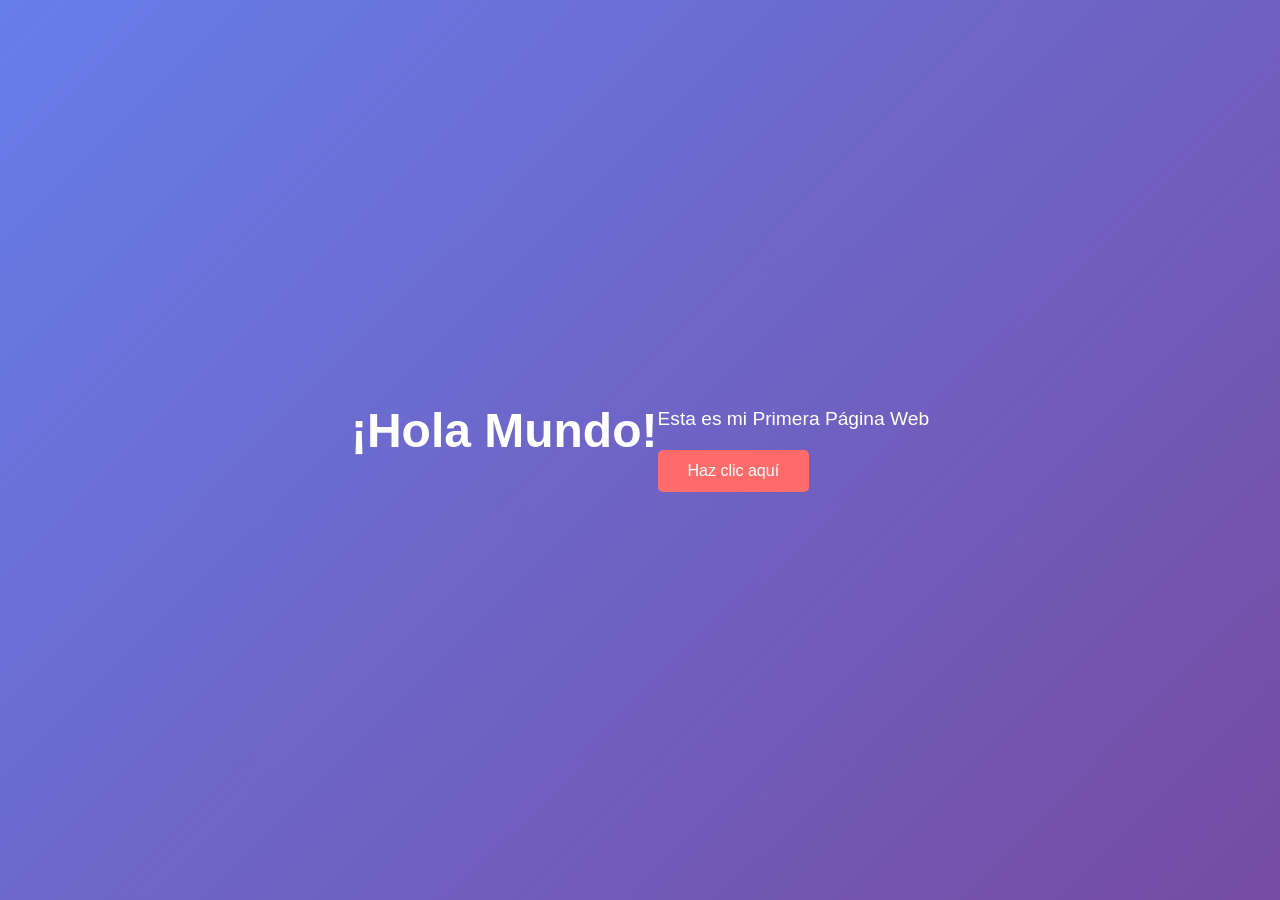
<file: IntroHtml/index.html>
<!DOCTYPE html>
<html lang="es">
<head>
    <meta charset="UTF-8">
    <meta name="viewport" content="width=device-width, initial-scale=1.0">
    <title>Mi Primera Página Web</title>
    <link rel="stylesheet" href="style.css">
</head>
<body>
    <header>
        <h1>¡Hola Mundo!</h1>
    </header>
    <main>
        <p id="mensaje">Esta es mi Primera Página Web</p>
        <button id="boton">Haz clic aquí</button>
    </main>
    <script src="script.js"></script>

</body>
</html>
</file>
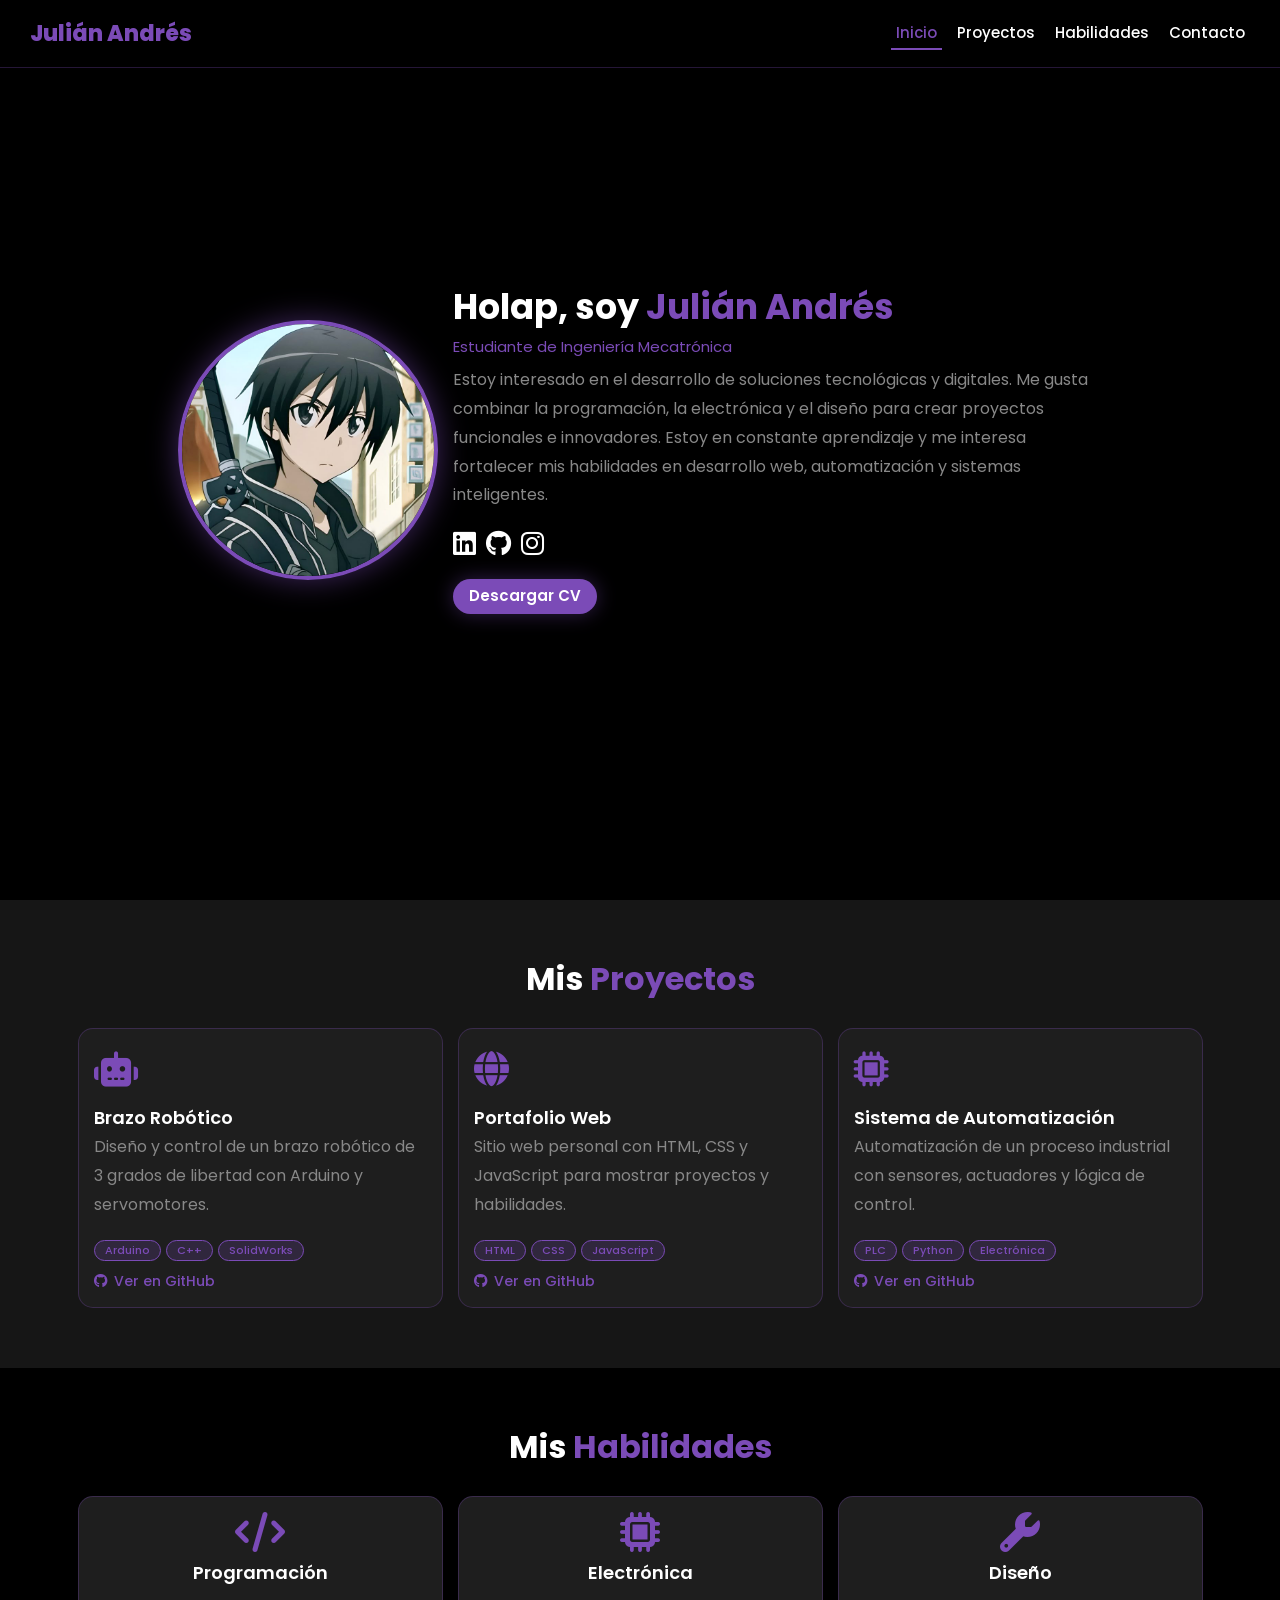
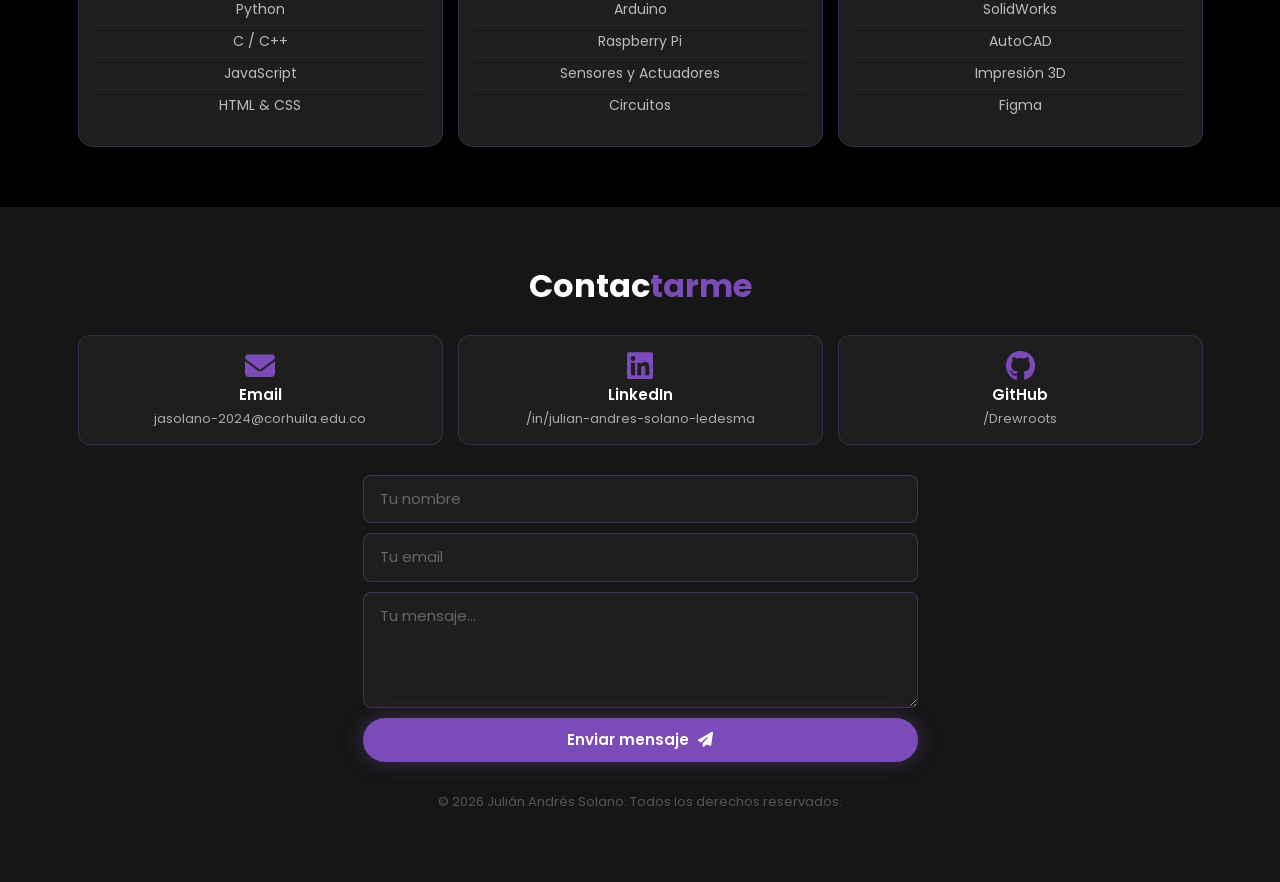
<file: Portafolio Uwu/index.html>
<!DOCTYPE html>
<html lang="es">
<head>
    <meta charset="UTF-8">
    <meta name="viewport" content="width=device-width, initial-scale=1.0">
    <title>Mi Portafolio Profesional</title>

    <!-- Google Fonts -->
    <link href="https://fonts.googleapis.com/css2?family=Poppins:wght@300;400;500;600;700;800&display=swap" rel="stylesheet">
    <!-- Font Awesome -->
    <link rel="stylesheet" href="https://cdnjs.cloudflare.com/ajax/libs/font-awesome/6.5.1/css/all.min.css">
    <!-- Bootstrap CSS -->
    <link href="https://cdnjs.cloudflare.com/ajax/libs/bootstrap/5.3.0/css/bootstrap.min.css" rel="stylesheet">
    <!-- Custom CSS (solo overrides y variables) -->
    <link rel="stylesheet" href="styles.css">
</head>
<body>

    <!-- ===================== 
     NAVBAR (Bootstrap) 
     ===================== -->
    <nav class="navbar navbar-expand-md navbar-dark fixed-top custom-navbar">
        <div class="container-fluid px-4 px-md-5">

            <a class="navbar-brand logo" href="#">Julián Andrés</a>

            <!-- Botón hamburguesa Bootstrap -->
            <button class="navbar-toggler border-0" type="button"
                    data-bs-toggle="collapse" data-bs-target="#navbarMenu"
                    aria-controls="navbarMenu" aria-expanded="false" aria-label="Toggle navigation">
                <i class="fa-solid fa-bars" style="color: var(--main-color); font-size: 2rem;"></i>
            </button>

            <div class="collapse navbar-collapse justify-content-end" id="navbarMenu">
                <ul class="navbar-nav gap-md-3 py-3 py-md-0">
                    <li class="nav-item"><a class="nav-link active" href="#home">Inicio</a></li>
                    <li class="nav-item"><a class="nav-link" href="#proyectos">Proyectos</a></li>
                    <li class="nav-item"><a class="nav-link" href="#habilidades">Habilidades</a></li>
                    <li class="nav-item"><a class="nav-link" href="#contacto">Contacto</a></li>
                </ul>
            </div>

        </div>
    </nav>


    <!-- ===================== HOME ===================== -->
    <section class="home-section d-flex align-items-center" id="home">
        <div class="container">
            <div class="row align-items-center justify-content-center gy-5">

                <!-- Foto -->
                <div class="col-12 col-md-auto text-center">
                    <img src="assets/image/mi-foto.jpeg" alt="Foto de Julián Andrés" class="profile-img">
                </div>

                <!-- Texto -->
                <div class="col-12 col-md-7 text-center text-md-start">
                    <h1 class="display-4 fw-bold">Holap, soy <span class="text-accent">Julián Andrés</span></h1>
                    <h3 class="fs-4 fw-normal text-accent my-3">Estudiante de Ingeniería Mecatrónica</h3>
                    <p class="text-muted-custom mb-4">
                        Estoy interesado en el desarrollo de soluciones tecnológicas y digitales.
                        Me gusta combinar la programación, la electrónica y el diseño para crear
                        proyectos funcionales e innovadores. Estoy en constante aprendizaje y me
                        interesa fortalecer mis habilidades en desarrollo web, automatización y
                        sistemas inteligentes.
                    </p>

                    <!-- Redes sociales -->
                    <div class="d-flex gap-3 mb-4 justify-content-center justify-content-md-start">
                        <a href="https://www.linkedin.com/in/julián-andrés-ramos-solano-7b8b8b1b8/" class="social-link" aria-label="LinkedIn"><i class="fa-brands fa-linkedin"></i></a>
                        <a href="https://github.com/Drewroots" class="social-link" aria-label="GitHub"><i class="fa-brands fa-github"></i></a>
                        <a href="https://www.instagram.com/little.war12/" class="social-link" aria-label="Instagram"><i class="fa-brands fa-instagram"></i></a>
                    </div>

                    <a href="assets/cv/CV-Julian-Solano.pdf" download="CV-Julian-Solano.pdf" class="btn btn-accent rounded-pill px-4 py-2">
                        Descargar CV
                    </a>
                </div>

            </div>
        </div>
    </section>


    <!-- ===================== PROYECTOS ===================== -->
    <section class="section-dark py-5" id="proyectos">
        <div class="container py-5">

            <h2 class="section-title text-center mb-5">Mis <span class="text-accent">Proyectos</span></h2>

            <div class="row g-4 justify-content-center">

                <!-- Card 1 -->
                <div class="col-12 col-sm-6 col-lg-4">
                    <div class="card project-card h-100 p-4">
                        <div class="card-icon mb-3"><i class="fa-solid fa-robot"></i></div>
                        <h5 class="card-title fw-semibold">Brazo Robótico</h5>
                        <p class="card-text text-muted-custom flex-grow-1">
                            Diseño y control de un brazo robótico de 3 grados de libertad con Arduino y servomotores.
                        </p>
                        <div class="d-flex flex-wrap gap-2 my-3">
                            <span class="badge tech-badge">Arduino</span>
                            <span class="badge tech-badge">C++</span>
                            <span class="badge tech-badge">SolidWorks</span>
                        </div>
                        <a href="https://github.com/Drewroots" class="card-link"><i class="fa-brands fa-github me-1"></i> Ver en GitHub</a>
                    </div>
                </div>

                <!-- Card 2 -->
                <div class="col-12 col-sm-6 col-lg-4">
                    <div class="card project-card h-100 p-4">
                        <div class="card-icon mb-3"><i class="fa-solid fa-globe"></i></div>
                        <h5 class="card-title fw-semibold">Portafolio Web</h5>
                        <p class="card-text text-muted-custom flex-grow-1">
                            Sitio web personal con HTML, CSS y JavaScript para mostrar proyectos y habilidades.
                        </p>
                        <div class="d-flex flex-wrap gap-2 my-3">
                            <span class="badge tech-badge">HTML</span>
                            <span class="badge tech-badge">CSS</span>
                            <span class="badge tech-badge">JavaScript</span>
                        </div>
                        <a href="https://github.com/Drewroots" class="card-link"><i class="fa-brands fa-github me-1"></i> Ver en GitHub</a>
                    </div>
                </div>

                <!-- Card 3 -->
                <div class="col-12 col-sm-6 col-lg-4">
                    <div class="card project-card h-100 p-4">
                        <div class="card-icon mb-3"><i class="fa-solid fa-microchip"></i></div>
                        <h5 class="card-title fw-semibold">Sistema de Automatización</h5>
                        <p class="card-text text-muted-custom flex-grow-1">
                            Automatización de un proceso industrial con sensores, actuadores y lógica de control.
                        </p>
                        <div class="d-flex flex-wrap gap-2 my-3">
                            <span class="badge tech-badge">PLC</span>
                            <span class="badge tech-badge">Python</span>
                            <span class="badge tech-badge">Electrónica</span>
                        </div>
                        <a href="https://github.com/Drewroots" class="card-link"><i class="fa-brands fa-github me-1"></i> Ver en GitHub</a>
                    </div>
                </div>

            </div>
        </div>
    </section>


    <!-- ===================== HABILIDADES ===================== -->
    <section class="section-dark-alt py-5" id="habilidades">
        <div class="container py-5">

            <h2 class="section-title text-center mb-5">Mis <span class="text-accent">Habilidades</span></h2>

            <div class="row g-4 justify-content-center">

                <div class="col-12 col-sm-6 col-md-4">
                    <div class="card skill-card text-center h-100 p-4">
                        <i class="fa-solid fa-code skill-icon mb-3"></i>
                        <h5 class="fw-semibold mb-3">Programación</h5>
                        <ul class="list-unstyled skill-list">
                            <li>Python</li>
                            <li>C / C++</li>
                            <li>JavaScript</li>
                            <li>HTML &amp; CSS</li>
                        </ul>
                    </div>
                </div>

                <div class="col-12 col-sm-6 col-md-4">
                    <div class="card skill-card text-center h-100 p-4">
                        <i class="fa-solid fa-microchip skill-icon mb-3"></i>
                        <h5 class="fw-semibold mb-3">Electrónica</h5>
                        <ul class="list-unstyled skill-list">
                            <li>Arduino</li>
                            <li>Raspberry Pi</li>
                            <li>Sensores y Actuadores</li>
                            <li>Circuitos</li>
                        </ul>
                    </div>
                </div>

                <div class="col-12 col-sm-6 col-md-4">
                    <div class="card skill-card text-center h-100 p-4">
                        <i class="fa-solid fa-wrench skill-icon mb-3"></i>
                        <h5 class="fw-semibold mb-3">Diseño</h5>
                        <ul class="list-unstyled skill-list">
                            <li>SolidWorks</li>
                            <li>AutoCAD</li>
                            <li>Impresión 3D</li>
                            <li>Figma</li>
                        </ul>
                    </div>
                </div>

            </div>
        </div>
    </section>


    <!-- ===================== FOOTER / CONTACTO ===================== -->
    <footer class="section-dark py-5" id="contacto">
        <div class="container py-5">

            <h2 class="section-title text-center mb-5">Contac<span class="text-accent">tarme</span></h2>

            <!-- Info de contacto -->
            <div class="row g-4 justify-content-center mb-5">

                <div class="col-12 col-sm-6 col-md-4">
                    <div class="card contact-card text-center h-100 p-4">
                        <i class="fa-solid fa-envelope contact-icon d-block mb-2"></i>
                        <h6 class="fw-semibold mb-2">Email</h6>
                        <a href="mailto:jasolano-2024@corhuila.edu.co" class="contact-link">jasolano-2024@corhuila.edu.co</a>
                    </div>
                </div>

                <div class="col-12 col-sm-6 col-md-4">
                    <div class="card contact-card text-center h-100 p-4">
                        <i class="fa-brands fa-linkedin contact-icon d-block mb-2"></i>
                        <h6 class="fw-semibold mb-2">LinkedIn</h6>
                        <a href="https://www.linkedin.com/in/julian-andres-solano-ledesma-2156ba371/" target="_blank" class="contact-link">/in/julian-andres-solano-ledesma</a>
                    </div>
                </div>

                <div class="col-12 col-sm-6 col-md-4">
                    <div class="card contact-card text-center h-100 p-4">
                        <i class="fa-brands fa-github contact-icon d-block mb-2"></i>
                        <h6 class="fw-semibold mb-2">GitHub</h6>
                        <a href="https://github.com/Drewroots" target="_blank" class="contact-link">/Drewroots</a>
                    </div>
                </div>

            </div>

            <!-- Formulario -->
            <div class="row justify-content-center">
                <div class="col-12 col-md-8 col-lg-6">
                    <form id="contactForm">
                        <div class="mb-3">
                            <input type="text" id="nombre" class="form-control custom-input" placeholder="Tu nombre" required>
                        </div>
                        <div class="mb-3">
                            <input type="email" id="email" class="form-control custom-input" placeholder="Tu email" required>
                        </div>
                        <div class="mb-3">
                            <textarea id="mensaje" class="form-control custom-input" rows="4" placeholder="Tu mensaje..." required></textarea>
                        </div>
                        <div class="d-grid">
                            <button type="submit" class="btn btn-accent rounded-pill py-3 fw-semibold">
                                Enviar mensaje <i class="fa-solid fa-paper-plane ms-2"></i>
                            </button>
                        </div>
                    </form>
                </div>
            </div>

            <p class="text-center footer-copy mt-5">© 2026 Julián Andrés Solano. Todos los derechos reservados.</p>

        </div>
    </footer>

    <!-- Bootstrap JS -->
    <script src="https://cdnjs.cloudflare.com/ajax/libs/bootstrap/5.3.0/js/bootstrap.bundle.min.js"></script>
    <script src="script.js"></script>
</body>
</html>
</file>
<file: IntroHtml/style.css>
* {
    margin: 0;
    padding: 0;
    box-sizing: border-box;
}
body {
    font-family: 'Roboto', sans-serif;
    background: linear-gradient(135deg, #667eea 0%, #764ba2 100%);
    min-height: 100vh;
    display: flex;
    justify-content: center;
    align-items: center;
}
header {
    text-align: center;
    color: white;
    margin-bottom: 30px;
}
h1 {
    font-size: 3em;
    margin-bottom: 10px;
}
#mensaje {
    font-size: 1.2em;
    color: white;
    margin-bottom: 20px;
}
#boton {
    padding: 12px 30px;
    font-size: 1em;
    background-color: #ff6b6b;
    color: white;
    border: none;
    border-radius: 5px;
    cursor: pointer;
    transition: background-color 0.3s;
}
#boton:hover {
    background-color: #ff5252;
}
</file>
<file: Portafolio Uwu/styles.css>
@import url('https://fonts.googleapis.com/css2?family=Poppins:wght@300;400;500;600;700;800&display=swap');

/* =============================================
   VARIABLES Y RESET MÍNIMO
============================================= */
:root {
    --color-fondo:   #000000;
    --color-fondo2:  #161616;
    --color-card:    #1e1e1e;
    --text-color:    #ffffff;
    --main-color:    #7b4bb7;
    --main-hover:    #9b6bd7;
}

* {
    font-family: "Poppins", sans-serif;
    box-sizing: border-box;
}

html {
    scroll-behavior: smooth;
    font-size: 62.5%; /* 1rem = 10px */
}

body {
    background: var(--color-fondo);
    color: var(--text-color);
    font-size: 1.6rem;
}

/* Scrollbar */
html::-webkit-scrollbar        { width: 0.8rem; }
html::-webkit-scrollbar-track  { background: var(--color-fondo); }
html::-webkit-scrollbar-thumb  { background: var(--main-color); border-radius: 4px; }


/* =============================================
   UTILIDADES DE COLOR (complementan Bootstrap)
============================================= */
.text-accent   { color: var(--main-color) !important; }

.text-muted-custom {
    color: #888888 !important;
    line-height: 1.8;
}


/* =============================================
   NAVBAR
============================================= */
.custom-navbar {
    background: rgba(0, 0, 0, 0.85) !important;
    backdrop-filter: blur(10px);
    border-bottom: 1px solid rgba(123, 75, 183, 0.3);
    padding-top: 1.4rem;
    padding-bottom: 1.4rem;
}

.logo {
    font-size: 2.2rem !important;
    font-weight: 800;
    color: var(--main-color) !important;
    transition: transform 0.3s ease;
}
.logo:hover { transform: scale(1.05); }

/* Links del nav */
.custom-navbar .nav-link {
    font-size: 1.5rem;
    font-weight: 500;
    color: var(--text-color) !important;
    border-bottom: 2px solid transparent;
    padding-bottom: 4px;
    transition: color 0.3s ease, border-color 0.3s ease;
}
.custom-navbar .nav-link:hover,
.custom-navbar .nav-link.active {
    color: var(--main-color) !important;
    border-bottom-color: var(--main-color);
}


/* =============================================
   SECCIONES
============================================= */
.home-section {
    min-height: 100vh;
    padding-top: 8rem 2rem 6rem;
    background: var(--color-fondo);
}

.section-dark     { background: var(--color-fondo2); }
.section-dark-alt { background: var(--color-fondo); }

.section-title {
    font-size: 3.2rem;
    font-weight: 700;
}


/* =============================================
   FOTO DE PERFIL
============================================= */
.profile-img {
    width: 26rem;
    height: 26rem;
    border-radius: 50%;
    object-fit: cover;
    border: 4px solid var(--main-color);
    box-shadow: 0 0 30px rgba(123, 75, 183, 0.5);
}


/* =============================================
   REDES SOCIALES
============================================= */
.social-link {
    font-size: 2.6rem;
    color: var(--text-color);
    text-decoration: none;
    transition: color 0.3s ease, transform 0.3s ease;
}
.social-link:hover {
    color: var(--main-color);
    transform: translateY(-4px);
}


/* =============================================
   BOTÓN PRINCIPAL (override Bootstrap)
============================================= */
.btn-accent {
    background: var(--main-color);
    color: #fff;
    font-size: 1.5rem;
    font-weight: 600;
    box-shadow: 0 0 20px rgba(123, 75, 183, 0.4);
    transition: background 0.3s ease, transform 0.3s ease;
}
.btn-accent:hover {
    background: var(--main-hover);
    color: #fff;
    transform: translateY(-3px);
}


/* =============================================
   CARDS DE PROYECTOS
============================================= */
.project-card {
    background: var(--color-card) !important;
    border: 1px solid rgba(123, 75, 183, 0.3) !important;
    border-radius: 1.5rem !important;
    color: var(--text-color);
    display: flex;
    flex-direction: column;
    transition: transform 0.3s ease, border-color 0.3s ease, box-shadow 0.3s ease;
}
.project-card:hover {
    transform: translateY(-8px);
    border-color: var(--main-color) !important;
    box-shadow: 0 8px 30px rgba(123, 75, 183, 0.3);
}

.card-icon {
    font-size: 3.5rem;
    color: var(--main-color);
}

.project-card .card-title { font-size: 1.8rem; }

.tech-badge {
    background: rgba(123, 75, 183, 0.2) !important;
    color: var(--main-color) !important;
    border: 1px solid var(--main-color);
    font-size: 1.1rem !important;
    padding: 0.4rem 1rem !important;
    border-radius: 2rem !important;
    font-weight: 500;
}

.card-link {
    font-size: 1.4rem;
    color: var(--main-color);
    text-decoration: none;
    font-weight: 500;
    transition: color 0.3s ease, letter-spacing 0.3s ease;
}
.card-link:hover {
    color: var(--main-hover);
    letter-spacing: 0.5px;
}


/* =============================================
   CARDS DE HABILIDADES
============================================= */
.skill-card {
    background: var(--color-card) !important;
    border: 1px solid rgba(123, 75, 183, 0.3) !important;
    border-radius: 1.5rem !important;
    color: var(--text-color);
    transition: transform 0.3s ease, border-color 0.3s ease, box-shadow 0.3s ease;
}
.skill-card:hover {
    transform: translateY(-6px);
    border-color: var(--main-color) !important;
    box-shadow: 0 8px 25px rgba(123, 75, 183, 0.25);
}

.skill-icon {
    font-size: 4rem;
    color: var(--main-color);
}

.skill-card h5 { font-size: 1.8rem; }

.skill-list li {
    font-size: 1.4rem;
    color: #bbbbbb;
    padding: 0.5rem 0;
    border-bottom: 1px solid rgba(255, 255, 255, 0.05);
}
.skill-list li:last-child { border-bottom: none; }


/* =============================================
   CARDS DE CONTACTO
============================================= */
.contact-card {
    background: var(--color-card) !important;
    border: 1px solid rgba(123, 75, 183, 0.3) !important;
    border-radius: 1.2rem !important;
    color: var(--text-color);
    transition: transform 0.3s ease, border-color 0.3s ease;
}
.contact-card:hover {
    border-color: var(--main-color) !important;
    transform: translateY(-5px);
}

.contact-icon {
    font-size: 3rem;
    color: var(--main-color);
}

.contact-card h6 { font-size: 1.5rem; }

.contact-link {
    font-size: 1.3rem;
    color: #aaaaaa;
    text-decoration: none;
    transition: color 0.3s ease;
}
.contact-link:hover { color: var(--main-color); }


/* =============================================
   FORMULARIO DE CONTACTO
============================================= */
.custom-input {
    background: var(--color-card) !important;
    border: 1px solid rgba(123, 75, 183, 0.4) !important;
    border-radius: 0.8rem !important;
    color: var(--text-color) !important;
    font-size: 1.5rem;
    padding: 1.2rem 1.6rem;
    transition: border-color 0.3s ease, box-shadow 0.3s ease;
}
.custom-input::placeholder { color: #666666; }
.custom-input:focus {
    border-color: var(--main-color) !important;
    box-shadow: 0 0 10px rgba(123, 75, 183, 0.3) !important;
}
.custom-input textarea { resize: vertical; }


/* =============================================
   FOOTER
============================================= */
.footer-copy {
    font-size: 1.3rem;
    color: #555555;
}
</file>
